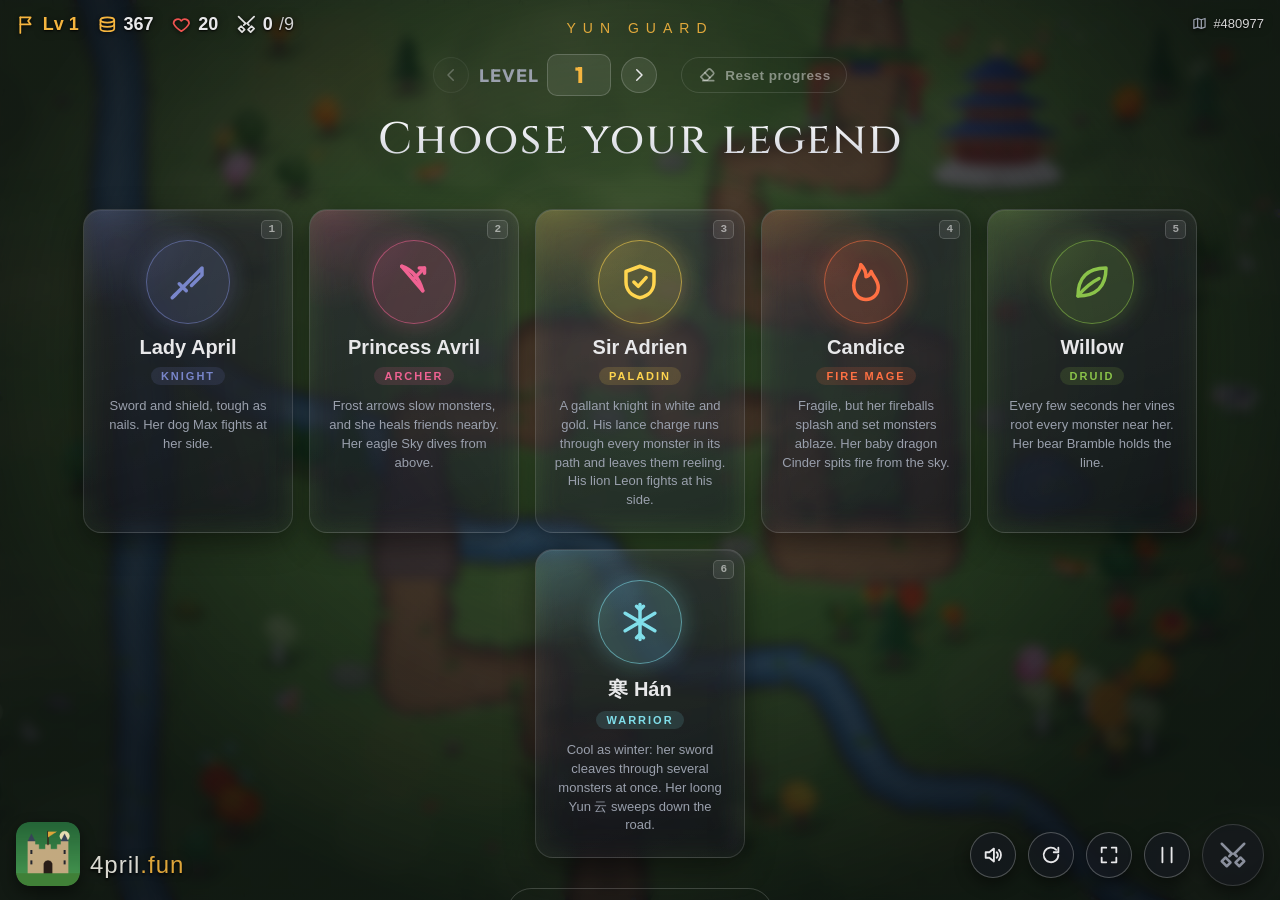
<file: index.html>
<!DOCTYPE html>
<html lang="en">
<head>
  <meta charset="UTF-8" />
  <meta name="viewport" content="width=device-width, initial-scale=1.0, maximum-scale=1.0, user-scalable=no, viewport-fit=cover" />
  <title>4pril.fun</title>
  <link rel="preconnect" href="https://fonts.googleapis.com" />
  <link rel="preconnect" href="https://fonts.gstatic.com" crossorigin />
  <link href="https://fonts.googleapis.com/css2?family=Outfit:wght@700;800&family=Cinzel:wght@500;600&display=swap" rel="stylesheet" />
  <link rel="stylesheet" href="yun-guard/css/style.css" />
  <link rel="manifest" href="yun-guard/manifest.webmanifest" />
  <link rel="apple-touch-icon" href="yun-guard/icon-180.png" />
  <link rel="icon" href="yun-guard/icon-192.png" />
  <meta name="apple-mobile-web-app-capable" content="yes" />
  <meta name="mobile-web-app-capable" content="yes" />
  <meta name="apple-mobile-web-app-status-bar-style" content="black-translucent" />
  <meta name="apple-mobile-web-app-title" content="4pril.fun" />
  <meta name="theme-color" content="#0f1115" />
</head>
<body>
  <div id="wrap">

    <canvas id="c" width="1440" height="840"></canvas>

  </div>
  <div id="menu"></div>

    <header id="hud">
      <div class="hud-left">
        <div class="stat level"><span class="icon" data-icon="flag"></span><b>Lv <span id="lvl">1</span></b></div>
        <div class="stat gold"><span class="icon" data-icon="coins"></span><b id="gold">0</b></div>
        <div class="stat lives"><span class="icon" data-icon="heart"></span><b id="lives">0</b></div>
        <div class="stat wave"><span class="icon" data-icon="swords"></span><b id="wave">0</b><span class="dim">/<span id="totalWaves">0</span></span></div>
      </div>
      <div class="hud-topright">
        <a class="stat seed" id="seedLink" href="#" title="Click to put this map in the address bar and copy the link"><span class="icon" data-icon="map"></span><span class="dim">#<span id="seed">0</span></span></a>
      </div>
      <div class="hud-logo"><img src="yun-guard/icon-192.png" alt="Yun Guard" /><span class="brand">4pril<em>.fun</em></span></div>
      <div class="hud-right">
        <span id="legendBadge" title="Find your legend"></span>
        <button id="mute" class="round" title="Sound on/off (M)" data-icon="volume"></button>
        <button id="restart-level" class="round" title="New map, same level (R)" data-icon="restart"></button>
        <button id="fullscreen" class="round" title="Full screen (F)" data-icon="expand"></button>
        <button id="pause" class="round" title="Pause (P)" data-icon="pause"></button>
        <button id="next" class="round big" title="Next wave (N)"><span class="face" data-icon="play"></span><span class="badge" id="nextBadge"></span></button>
      </div>
    </header>

    <div id="paused"><span data-icon="play" title="Resume"></span><small>paused · tap or press P to resume</small></div>

    <div id="confirm">
      <div class="actions">
        <button id="confirmSame" class="choice"><span class="big" data-icon="restart"></span><small>same map</small></button>
        <button id="confirmNew" class="choice alt"><span class="big" data-icon="map"></span><small>new map</small></button>
      </div>
      <small class="cap">restart level <span id="confirmLevel">1</span> · tap outside or press Esc to cancel</small>
    </div>

    <div id="overlay">
      <h1 id="overlayTitle"></h1>
      <p id="overlayText"></p>
      <div class="actions">
        <button id="restart">Play again</button>
        <button id="changeLegend" class="ghost" style="display:none">Change legend</button>
      </div>
    </div>

    <div id="rotate"><span data-icon="restart"></span>Turn your phone sideways for the best view</div>

    <div id="heroPick">
      <p class="eyebrow">Yun Guard</p>
      <div class="levelPick">
        <button id="lvPrev" title="Previous level" data-icon="chevronLeft"></button>
        <label>Level <input id="lvInput" type="number" min="1" max="100" value="1" /></label>
        <button id="lvNext" title="Next level" data-icon="chevronRight"></button>
        <button id="resetProgress" class="ghost reset" title="Forget the saved level and carried gold, and start from level 1"><span data-icon="eraser"></span><span class="lbl">Reset progress</span></button>
      </div>
      <h1>Choose your legend</h1>
      <div class="cards">
        <button class="card" data-hero="april">
          <kbd>1</kbd>
          <span class="portrait" data-icon="sword"></span>
          <strong>Lady April</strong>
          <em>Knight</em>
          <small>Sword and shield, tough as nails. Her dog Max fights at her side.</small>
        </button>
        <button class="card" data-hero="avril">
          <kbd>2</kbd>
          <span class="portrait" data-icon="bow"></span>
          <strong>Princess Avril</strong>
          <em>Archer</em>
          <small>Frost arrows slow monsters, and she heals friends nearby. Her eagle Sky dives from above.</small>
        </button>
        <button class="card" data-hero="adrien">
          <kbd>3</kbd>
          <span class="portrait" data-icon="shieldCheck"></span>
          <strong>Sir Adrien</strong>
          <em>Paladin</em>
          <small>A gallant knight in white and gold. His lance charge runs through every monster in its path and leaves them reeling. His lion Leon fights at his side.</small>
        </button>
        <button class="card" data-hero="ember">
          <kbd>4</kbd>
          <span class="portrait" data-icon="flame"></span>
          <strong>Candice</strong>
          <em>Fire mage</em>
          <small>Fragile, but her fireballs splash and set monsters ablaze. Her baby dragon Cinder spits fire from the sky.</small>
        </button>
        <button class="card" data-hero="willow">
          <kbd>5</kbd>
          <span class="portrait" data-icon="leaf"></span>
          <strong>Willow</strong>
          <em>Druid</em>
          <small>Every few seconds her vines root every monster near her. Her bear Bramble holds the line.</small>
        </button>
        <button class="card" data-hero="meilin">
          <kbd>6</kbd>
          <span class="portrait" data-icon="snowflake"></span>
          <strong>寒 Hán</strong>
          <em>Warrior</em>
          <small>Cool as winter: her sword cleaves through several monsters at once. Her loong Yun 云 sweeps down the road.</small>
        </button>
      </div>
      <button id="noLegend" class="ghost"><span data-icon="shieldOff"></span>Go without a legend <kbd>W</kbd></button>
    </div>

  <script type="module" src="yun-guard/js/main.js"></script>
</body>
</html>
</file>
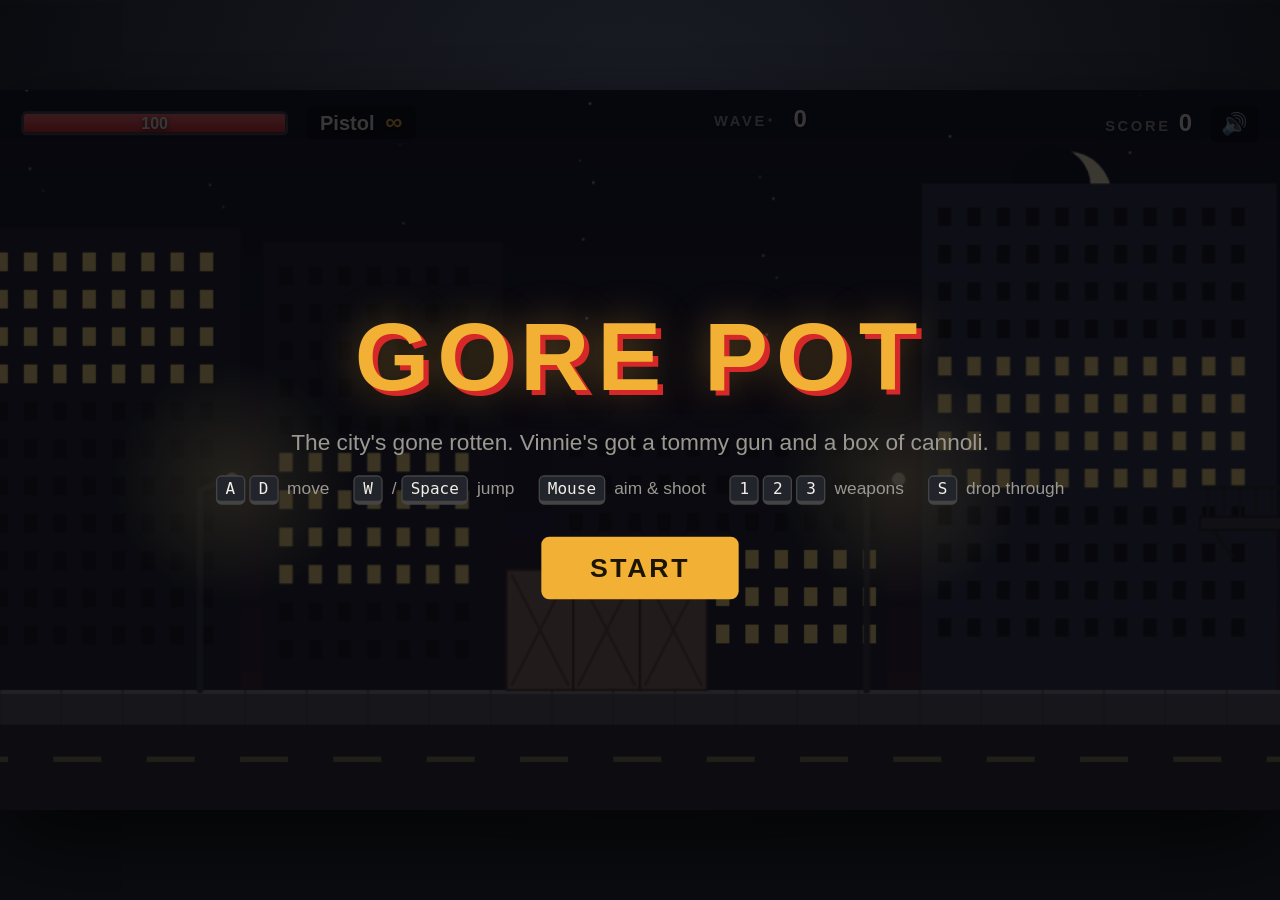
<file: gore-pot/index.html>
<!DOCTYPE html>
<html lang="en">
<head>
  <meta charset="UTF-8" />
  <meta name="viewport" content="width=device-width, initial-scale=1.0" />
  <title>Gore Pot</title>
  <link rel="stylesheet" href="css/style.css" />
</head>
<body>
  <div id="wrap">
    <canvas id="c" width="960" height="540"></canvas>

    <div id="hud">
      <div class="left">
        <div class="bar"><div id="hp" class="fill"></div><span id="hpText">100</span></div>
        <div id="weapon"><span id="weaponName">Pistol</span> <b id="ammo">∞</b></div>
      </div>
      <div class="mid"><span class="label">WAVE</span><b id="wave">0</b></div>
      <div class="right">
        <div><span class="label">SCORE</span><b id="score">0</b></div>
        <button id="mute" class="icon-btn" title="Sound on/off">🔊</button>
      </div>
    </div>

    <div id="overlay">
      <h1 id="title">GORE POT</h1>
      <p id="subtitle">The city's gone rotten. Vinnie's got a tommy gun and a box of cannoli.</p>
      <div class="keys">
        <span><kbd>A</kbd><kbd>D</kbd> move</span>
        <span><kbd>W</kbd> / <kbd>Space</kbd> jump</span>
        <span><kbd>Mouse</kbd> aim &amp; shoot</span>
        <span><kbd>1</kbd><kbd>2</kbd><kbd>3</kbd> weapons</span>
        <span><kbd>S</kbd> drop through</span>
      </div>
      <button id="start">Start</button>
    </div>
  </div>
  <script type="module" src="js/main.js"></script>
</body>
</html>
</file>
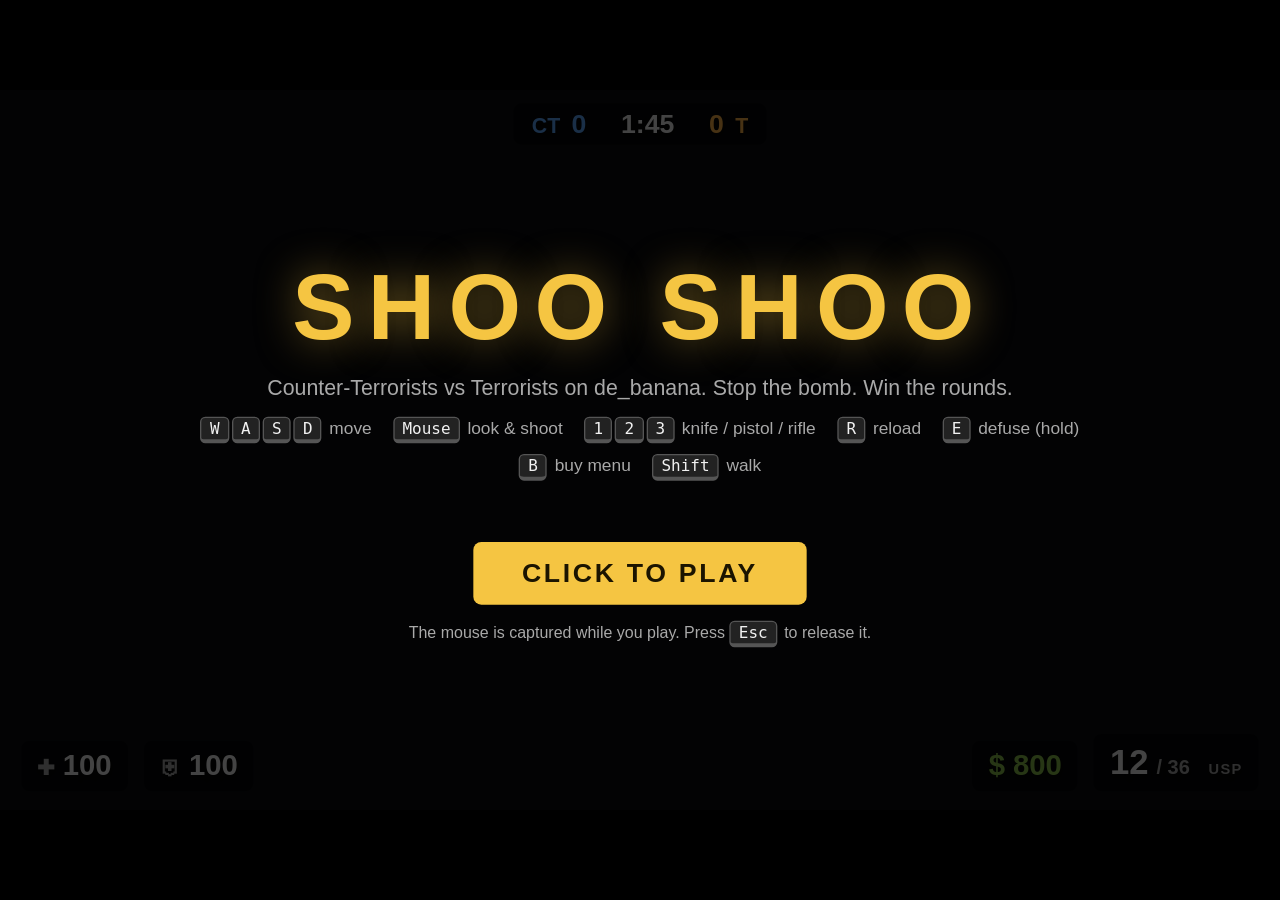
<file: shoo-shoo/index.html>
<!DOCTYPE html>
<html lang="en">
<head>
  <meta charset="UTF-8" />
  <meta name="viewport" content="width=device-width, initial-scale=1.0" />
  <title>Shoo Shoo</title>
  <link rel="stylesheet" href="css/style.css" />
</head>
<body>
  <div id="wrap">
    <canvas id="c" width="960" height="540"></canvas>

    <div id="hud">
      <div class="top">
        <div class="score"><span class="ct">CT <b id="ctScore">0</b></span><span id="timer">1:45</span><span class="t"><b id="tScore">0</b> T</span></div>
        <div id="status"></div>
      </div>
      <ul id="feed"></ul>
      <div class="bottom">
        <div class="stat"><span class="icon">✚</span><b id="hp">100</b></div>
        <div class="stat"><span class="icon">⛨</span><b id="armor">100</b></div>
        <div class="spacer"></div>
        <div id="hint"></div>
        <div class="spacer"></div>
        <div class="stat money">$<b id="money">800</b></div>
        <div class="stat ammo"><b id="mag">12</b><span id="reserve">/ 36</span><small id="weaponName">USP</small></div>
      </div>
      <div id="defuse"><div id="defuseFill"></div><span>DEFUSING</span></div>
    </div>

    <div id="overlay">
      <h1>SHOO SHOO</h1>
      <p class="tag">Counter-Terrorists vs Terrorists on de_banana. Stop the bomb. Win the rounds.</p>
      <div class="keys">
        <span><kbd>W</kbd><kbd>A</kbd><kbd>S</kbd><kbd>D</kbd> move</span>
        <span><kbd>Mouse</kbd> look &amp; shoot</span>
        <span><kbd>1</kbd><kbd>2</kbd><kbd>3</kbd> knife / pistol / rifle</span>
        <span><kbd>R</kbd> reload</span>
        <span><kbd>E</kbd> defuse (hold)</span>
        <span><kbd>B</kbd> buy menu</span>
        <span><kbd>Shift</kbd> walk</span>
      </div>
      <p id="result"></p>
      <button id="start">Click to play</button>
      <p class="small">The mouse is captured while you play. Press <kbd>Esc</kbd> to release it.</p>
    </div>

    <div id="buy">
      <h2>BUY MENU <small>(B to close)</small></h2>
      <button data-item="rifle">AK-47 <span>$2700</span></button>
      <button data-item="armor">Kevlar + Helmet <span>$1000</span></button>
      <button data-item="kit">Defuse Kit <span>$400</span></button>
      <button data-item="ammo">Ammo refill <span>$200</span></button>
    </div>
  </div>
  <script type="module" src="js/main.js"></script>
</body>
</html>
</file>
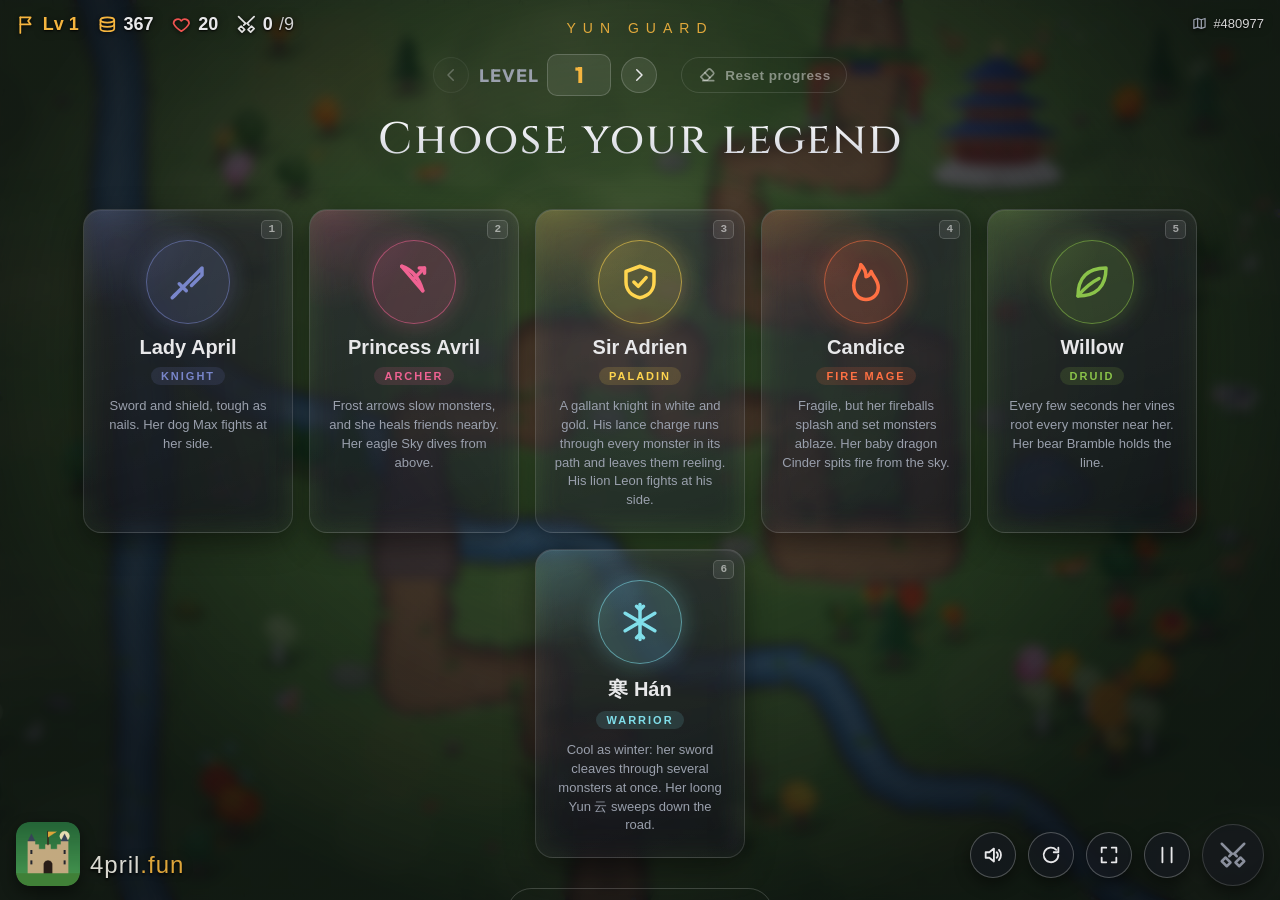
<file: yun-guard/index.html>
<!DOCTYPE html>
<html lang="en">
<head>
  <meta charset="UTF-8" />
  <meta name="viewport" content="width=device-width, initial-scale=1.0, maximum-scale=1.0, user-scalable=no, viewport-fit=cover" />
  <title>4pril.fun</title>
  <link rel="preconnect" href="https://fonts.googleapis.com" />
  <link rel="preconnect" href="https://fonts.gstatic.com" crossorigin />
  <link href="https://fonts.googleapis.com/css2?family=Outfit:wght@700;800&family=Cinzel:wght@500;600&display=swap" rel="stylesheet" />
  <link rel="stylesheet" href="css/style.css" />
  <link rel="manifest" href="manifest.webmanifest" />
  <link rel="apple-touch-icon" href="icon-180.png" />
  <link rel="icon" href="icon-192.png" />
  <meta name="apple-mobile-web-app-capable" content="yes" />
  <meta name="mobile-web-app-capable" content="yes" />
  <meta name="apple-mobile-web-app-status-bar-style" content="black-translucent" />
  <meta name="apple-mobile-web-app-title" content="4pril.fun" />
  <meta name="theme-color" content="#0f1115" />
</head>
<body>
  <div id="wrap">

    <canvas id="c" width="1440" height="840"></canvas>

  </div>
  <div id="menu"></div>

    <header id="hud">
      <div class="hud-left">
        <div class="stat level"><span class="icon" data-icon="flag"></span><b>Lv <span id="lvl">1</span></b></div>
        <div class="stat gold"><span class="icon" data-icon="coins"></span><b id="gold">0</b></div>
        <div class="stat lives"><span class="icon" data-icon="heart"></span><b id="lives">0</b></div>
        <div class="stat wave"><span class="icon" data-icon="swords"></span><b id="wave">0</b><span class="dim">/<span id="totalWaves">0</span></span></div>
      </div>
      <div class="hud-topright">
        <a class="stat seed" id="seedLink" href="#" title="Click to put this map in the address bar and copy the link"><span class="icon" data-icon="map"></span><span class="dim">#<span id="seed">0</span></span></a>
      </div>
      <div class="hud-logo"><img src="icon-192.png" alt="Yun Guard" /><span class="brand">4pril<em>.fun</em></span></div>
      <div class="hud-right">
        <span id="legendBadge" title="Find your legend"></span>
        <button id="mute" class="round" title="Sound on/off (M)" data-icon="volume"></button>
        <button id="restart-level" class="round" title="New map, same level (R)" data-icon="restart"></button>
        <button id="fullscreen" class="round" title="Full screen (F)" data-icon="expand"></button>
        <button id="pause" class="round" title="Pause (P)" data-icon="pause"></button>
        <button id="next" class="round big" title="Next wave (N)"><span class="face" data-icon="play"></span><span class="badge" id="nextBadge"></span></button>
      </div>
    </header>

    <div id="paused"><span data-icon="play" title="Resume"></span><small>paused · tap or press P to resume</small></div>

    <div id="confirm">
      <div class="actions">
        <button id="confirmSame" class="choice"><span class="big" data-icon="restart"></span><small>same map</small></button>
        <button id="confirmNew" class="choice alt"><span class="big" data-icon="map"></span><small>new map</small></button>
      </div>
      <small class="cap">restart level <span id="confirmLevel">1</span> · tap outside or press Esc to cancel</small>
    </div>

    <div id="overlay">
      <h1 id="overlayTitle"></h1>
      <p id="overlayText"></p>
      <div class="actions">
        <button id="restart">Play again</button>
        <button id="changeLegend" class="ghost" style="display:none">Change legend</button>
      </div>
    </div>

    <div id="rotate"><span data-icon="restart"></span>Turn your phone sideways for the best view</div>

    <div id="heroPick">
      <p class="eyebrow">Yun Guard</p>
      <div class="levelPick">
        <button id="lvPrev" title="Previous level" data-icon="chevronLeft"></button>
        <label>Level <input id="lvInput" type="number" min="1" max="100" value="1" /></label>
        <button id="lvNext" title="Next level" data-icon="chevronRight"></button>
        <button id="resetProgress" class="ghost reset" title="Forget the saved level and carried gold, and start from level 1"><span data-icon="eraser"></span><span class="lbl">Reset progress</span></button>
      </div>
      <h1>Choose your legend</h1>
      <div class="cards">
        <button class="card" data-hero="april">
          <kbd>1</kbd>
          <span class="portrait" data-icon="sword"></span>
          <strong>Lady April</strong>
          <em>Knight</em>
          <small>Sword and shield, tough as nails. Her dog Max fights at her side.</small>
        </button>
        <button class="card" data-hero="avril">
          <kbd>2</kbd>
          <span class="portrait" data-icon="bow"></span>
          <strong>Princess Avril</strong>
          <em>Archer</em>
          <small>Frost arrows slow monsters, and she heals friends nearby. Her eagle Sky dives from above.</small>
        </button>
        <button class="card" data-hero="adrien">
          <kbd>3</kbd>
          <span class="portrait" data-icon="shieldCheck"></span>
          <strong>Sir Adrien</strong>
          <em>Paladin</em>
          <small>A gallant knight in white and gold. His lance charge runs through every monster in its path and leaves them reeling. His lion Leon fights at his side.</small>
        </button>
        <button class="card" data-hero="ember">
          <kbd>4</kbd>
          <span class="portrait" data-icon="flame"></span>
          <strong>Candice</strong>
          <em>Fire mage</em>
          <small>Fragile, but her fireballs splash and set monsters ablaze. Her baby dragon Cinder spits fire from the sky.</small>
        </button>
        <button class="card" data-hero="willow">
          <kbd>5</kbd>
          <span class="portrait" data-icon="leaf"></span>
          <strong>Willow</strong>
          <em>Druid</em>
          <small>Every few seconds her vines root every monster near her. Her bear Bramble holds the line.</small>
        </button>
        <button class="card" data-hero="meilin">
          <kbd>6</kbd>
          <span class="portrait" data-icon="snowflake"></span>
          <strong>寒 Hán</strong>
          <em>Warrior</em>
          <small>Cool as winter: her sword cleaves through several monsters at once. Her loong Yun 云 sweeps down the road.</small>
        </button>
      </div>
      <button id="noLegend" class="ghost"><span data-icon="shieldOff"></span>Go without a legend <kbd>W</kbd></button>
    </div>

  <script type="module" src="js/main.js"></script>
</body>
</html>
</file>
<file: yun-guard/css/style.css>
:root {
  --bg: #0f1115;
  --panel: #1b1e26;
  --panel2: #262a35;
  --border: #3a3f4d;
  --accent: #f5b53f;
  --text: #e8e8ea;
  --muted: #9aa0ad;
}

* { box-sizing: border-box; }

html, body {
  margin: 0;
  height: 100%;
  height: 100dvh;                /* phones: fill the dynamic viewport, even as the browser's bars slide in and out */
  overflow: hidden;
  touch-action: none;            /* phones: no pinch zoom or scroll; the game pans itself (see touch.js) */
  overscroll-behavior: none;
  background: radial-gradient(circle at 50% 30%, #1d2230, var(--bg) 70%) var(--bg);   /* with a solid fallback colour: anything the browser leaves uncovered (iOS toolbars, safe areas) stays dark */
  font-family: "Segoe UI", Roboto, "Helvetica Neue", Arial, sans-serif;
  color: var(--text);
}
body { position: fixed; inset: 0; }   /* pinned to the viewport so iOS can't scroll a blank strip into view */

/* The board is 1440×840 and always shown at its natural size; it is centred below the HUD and
   panned around by dragging (see ui.js and touch.js). */
#wrap {
  position: absolute;
  left: 50%;
  top: 50%;
  width: 1440px;
  transform-origin: center center;
  transform: translate(-50%, -50%);
  box-shadow: 0 24px 60px rgba(0, 0, 0, 0.6);
}

/* ---------- HUD ---------- */
/* The HUD is two loose clusters floating over the bottom corners of the board: numbers on the left,
   buttons on the right. No bar, just readable text with a shadow. */
#hud { position: fixed; inset: 0; z-index: 4; pointer-events: none; font-size: 18px; }
#hud > * { position: absolute; pointer-events: auto; display: flex; align-items: center; }
.hud-left { top: 14px; left: 16px; gap: 18px; }          /* stats, top-left */
.hud-topright { top: 16px; right: 16px; }                /* map number, top-right */
.hud-right { bottom: 14px; right: 16px; gap: 12px; }     /* buttons, bottom-right */
.hud-logo { bottom: 14px; left: 16px; gap: 10px; opacity: 0.9; align-items: flex-end !important; }   /* logo, bottom-left; words sit on the logo's baseline */
.hud-logo img { width: 64px; height: 64px; border-radius: 14px; box-shadow: 0 6px 16px rgba(0, 0, 0, 0.5); }
.hud-logo .brand { font-family: Impact, "Arial Black", "Helvetica Neue", Arial, sans-serif; font-size: 24px; line-height: 1; padding-bottom: 9px; letter-spacing: 1px; color: #f1efe6; text-shadow: 0 2px 3px rgba(0, 0, 0, 0.9), 0 0 12px rgba(0, 0, 0, 0.6); }
.hud-logo .brand em { font-style: normal; color: var(--accent); }
.stat {
  display: flex;
  align-items: center;
  gap: 6px;
  line-height: 1;
  font-weight: 700;
  text-shadow: 0 1px 2px rgba(0, 0, 0, 0.9), 0 0 10px rgba(0, 0, 0, 0.6);
}
.stat .icon { display: inline-flex; line-height: 0; filter: drop-shadow(0 1px 2px rgba(0, 0, 0, 0.9)); }
.stat .icon .ico { display: block; width: 1.15em; height: 1.15em; vertical-align: 0; }
.stat b, .stat .dim { display: inline-block; line-height: 1; }
.stat.gold .icon { color: var(--accent); }
.stat.level, .stat.level .icon { color: var(--accent); }   /* the level in gold, like the picker on the home page */
.stat.lives .icon { color: #ef5350; }
.stat.wave .icon { color: #e0e0e0; }
.stat.seed { font-size: 13px; font-weight: 600; }
.stat.seed .icon { color: var(--muted); }
.stat .dim { color: #d5d5d5; font-weight: 500; }
.ico { width: 1.1em; height: 1.1em; vertical-align: -0.2em; }

button {
  font: inherit;
  font-weight: 700;
  font-size: 15px;
  padding: 9px 18px;
  border: none;
  border-radius: 6px;
  background: var(--accent);
  color: #1b1400;
  cursor: pointer;
  text-transform: uppercase;
  letter-spacing: 0.6px;
  transition: filter 0.15s, transform 0.1s;
}
button:hover { filter: brightness(1.1); }
button:active { transform: translateY(1px); }
button:disabled { background: #3a3f4d; color: #8a8f9c; cursor: default; filter: none; transform: none; }

/* Round icon buttons */
#hud .round {
  position: relative;
  width: 46px; height: 46px; padding: 0;
  display: inline-flex; align-items: center; justify-content: center;
  border-radius: 50%;
  background: rgba(22, 25, 33, 0.72);
  color: var(--text);
  border: 1.5px solid rgba(255, 255, 255, 0.25);
  box-shadow: 0 6px 16px rgba(0, 0, 0, 0.45);
}
#hud .round .ico { width: 22px; height: 22px; display: block; }
#hud .round:hover { background: rgba(255, 255, 255, 0.18); filter: none; }
#hud .round.big { width: 62px; height: 62px; background: var(--accent); color: #1b1400; border-color: #ffe08a; }
#hud .round.big .ico { width: 30px; height: 30px; }
#hud .round.big .face { display: inline-flex; }
#hud .round.big:hover { filter: brightness(1.08); background: var(--accent); }
#hud .round.big:disabled { background: rgba(22, 25, 33, 0.55); color: #8a8f9c; border-color: rgba(255, 255, 255, 0.15); }
#hud .round.big.ready { animation: pulse 1.6s ease-in-out infinite; }
@keyframes pulse { 0%, 100% { box-shadow: 0 6px 16px rgba(0, 0, 0, 0.45), 0 0 0 0 rgba(245, 181, 63, 0.55); } 50% { box-shadow: 0 6px 16px rgba(0, 0, 0, 0.45), 0 0 0 10px rgba(245, 181, 63, 0); } }
#hud .badge {
  position: absolute; top: -6px; right: -6px;
  min-width: 24px; height: 24px; padding: 0 6px;
  display: none; align-items: center; justify-content: center;
  border-radius: 12px;
  background: #1b1e26; color: var(--accent);
  border: 1.5px solid var(--accent);
  font-size: 12px; font-weight: 800; letter-spacing: 0;
}
#hud .badge.on { display: inline-flex; }

canvas { display: block; }

/* ---------- Build / upgrade menu ---------- */
#menu {
  position: fixed;
  display: none;
  width: 316px;
  padding: 13px 13px 11px;
  border-radius: 16px;
  background: rgba(22, 25, 33, 0.82);
  backdrop-filter: blur(5px);
  -webkit-backdrop-filter: blur(5px);
  border: 1px solid rgba(255, 255, 255, 0.1);
  border-radius: 12px;
  box-shadow: 0 12px 32px rgba(0, 0, 0, 0.55), inset 0 1px 0 rgba(255, 255, 255, 0.06);
  font-size: 16px;
  z-index: 2;
}
#menu .head { display: flex; align-items: center; justify-content: space-between; padding: 0 2px 8px 2px; }
#menu .title { font-weight: 700; font-size: 18.5px; }
#menu .lv { color: var(--accent); font-size: 13px; font-weight: 600; }
#menu .stats { display: grid; grid-template-columns: repeat(3, 1fr); gap: 8px; padding: 0 0 10px; }
#menu .stat { display: flex; flex-direction: column; align-items: center; gap: 1px; padding: 6px 0; background: rgba(255, 255, 255, 0.05); border-radius: 8px; }
#menu .stat small { color: var(--muted); font-size: 12px; letter-spacing: 0.4px; text-transform: uppercase; }
#menu .stat b { font-size: 17.5px; font-variant-numeric: tabular-nums; }

#menu .grid { display: grid; grid-template-columns: repeat(3, 1fr); gap: 8px; }
#menu .grid.two { grid-template-columns: repeat(2, 1fr); margin-bottom: 8px; }
#menu .grid.two .tile .nm { font-size: 11px; }
#menu .tile {
  display: flex; flex-direction: column; align-items: center; gap: 2px;
  padding: 11px 7px 9px;
  background: rgba(255, 255, 255, 0.06);
  border: 1px solid rgba(255, 255, 255, 0.08);
  border-radius: 10px;
  color: var(--text);
  text-transform: none; letter-spacing: 0; font-weight: 600; font-size: 14px;
  transition: background 0.12s, transform 0.1s, border-color 0.12s;
}
#menu .tile:hover { background: rgba(255, 255, 255, 0.12); border-color: var(--accent); transform: translateY(-1px); filter: none; }
#menu .tile:disabled { opacity: 0.35; transform: none; }
#menu .tile .big { display: inline-flex; color: var(--accent); }
#menu .tile .big .ico { width: 31px; height: 31px; }
#menu .tile .cost { color: var(--accent); font-size: 14px; font-weight: 700; }
#menu .tile .cost::before { content: "◆ "; font-size: 8px; vertical-align: 1px; }
#menu .hint { min-height: 18px; margin-top: 10px; padding: 0 2px; color: var(--muted); font-size: 13px; text-align: center; }

#menu .row { display: flex; gap: 8px; }
#menu .pill {
  flex: 1; padding: 7px 8px;
  background: rgba(255, 255, 255, 0.08);
  border: 1px solid rgba(255, 255, 255, 0.1);
  border-radius: 999px; color: var(--text);
  text-transform: none; letter-spacing: 0; font-weight: 600; font-size: 12px; white-space: nowrap;
}
#menu .pill b { color: var(--accent); font-weight: 700; }
#menu .pill:hover { background: rgba(255, 255, 255, 0.16); filter: none; }
#menu .pill.primary { background: var(--accent); color: #1b1400; border-color: transparent; }
#menu .pill.primary b { color: #1b1400; }
#menu .pill.primary:hover { filter: brightness(1.1); }
#menu .pill.sell { flex: 0 0 auto; }
#menu .pill:disabled { opacity: 0.4; }

/* ---------- Legend pick (start of each round) ---------- */
#heroPick {
  position: fixed;
  inset: 0;
  display: flex;
  flex-direction: column;
  align-items: center;
  justify-content: center;
  background: radial-gradient(ellipse at 50% 40%, rgba(20, 24, 34, 0.55), rgba(8, 10, 14, 0.88) 75%);
  backdrop-filter: blur(6px) saturate(1.1);
  -webkit-backdrop-filter: blur(6px) saturate(1.1);
  text-align: center;
  z-index: 3;
  padding: 20px 16px;
  box-sizing: border-box;
  overflow: auto;
  justify-content: safe center;                                 /* centred when it fits, scrollable from the top when it doesn't */
}
#heroPick .eyebrow { margin: 0 0 18px; font-size: 14px; letter-spacing: 7px; text-transform: uppercase; color: var(--accent); opacity: 0.9; }
#heroPick h1 { font-family: Cinzel, Outfit, "Avenir Next", Georgia, serif; font-size: 44px; margin: 0 0 40px; letter-spacing: 2px; font-weight: 500; background: linear-gradient(180deg, #ffffff, #c9ccd6); -webkit-background-clip: text; background-clip: text; color: transparent; }
#heroPick .cards { display: flex; gap: 16px; flex-wrap: wrap; justify-content: center; max-width: 100%; }
#heroPick .card {
  --tint: var(--accent);
  position: relative;
  width: 210px;
  padding: 30px 18px 22px;
  display: flex;
  flex-direction: column;
  align-items: center;
  gap: 8px;
  text-transform: none;
  letter-spacing: 0;
  background: linear-gradient(160deg, rgba(255, 255, 255, 0.09), rgba(255, 255, 255, 0.03));
  color: var(--text);
  border: 1px solid rgba(255, 255, 255, 0.12);
  border-radius: 18px;
  box-shadow: 0 10px 30px rgba(0, 0, 0, 0.45), inset 0 1px 0 rgba(255, 255, 255, 0.08);
  backdrop-filter: blur(14px);
  -webkit-backdrop-filter: blur(14px);
  transition: transform 0.18s ease, border-color 0.18s, box-shadow 0.18s;
  animation: cardIn 0.5s ease both;
  overflow: hidden;
}
#heroPick .card::before {                                     /* soft tinted glow in the top corner */
  content: ""; position: absolute; inset: -40% 40% 60% -40%;
  background: radial-gradient(circle, var(--tint) 0%, transparent 60%);
  opacity: 0.22; pointer-events: none; transition: opacity 0.18s;
}
#heroPick .card:nth-child(2) { animation-delay: 0.06s; } #heroPick .card:nth-child(3) { animation-delay: 0.12s; }
#heroPick .card:nth-child(4) { animation-delay: 0.18s; } #heroPick .card:nth-child(5) { animation-delay: 0.24s; } #heroPick .card:nth-child(6) { animation-delay: 0.3s; }
@keyframes cardIn { from { opacity: 0; transform: translateY(18px); } to { opacity: 1; transform: none; } }
#heroPick .card:hover { transform: translateY(-8px) scale(1.03); border-color: var(--tint); box-shadow: 0 18px 40px rgba(0, 0, 0, 0.55), 0 0 0 1px var(--tint), 0 0 30px color-mix(in srgb, var(--tint) 35%, transparent); filter: none; }
#heroPick .card:hover::before { opacity: 0.45; }
#heroPick .card .portrait {
  display: inline-flex; align-items: center; justify-content: center;
  width: 84px; height: 84px; border-radius: 50%;
  background: color-mix(in srgb, var(--tint) 18%, transparent);
  border: 1.5px solid color-mix(in srgb, var(--tint) 55%, transparent);
  color: var(--tint);
  box-shadow: 0 0 24px color-mix(in srgb, var(--tint) 30%, transparent);
}
#heroPick .card .portrait .ico { width: 42px; height: 42px; }
#heroPick .card kbd { position: absolute; top: 10px; right: 10px; padding: 1px 6px; border-radius: 5px; font: 600 11px/1.4 ui-monospace, Menlo, monospace; color: rgba(255, 255, 255, 0.55); background: rgba(255, 255, 255, 0.08); border: 1px solid rgba(255, 255, 255, 0.16); }
#heroPick .card strong { font-size: 20px; margin-top: 4px; }
#heroPick .card em { font-style: normal; font-size: 11px; letter-spacing: 2px; text-transform: uppercase; padding: 3px 10px; border-radius: 999px; color: var(--tint); background: color-mix(in srgb, var(--tint) 14%, transparent); }
#heroPick .card small { color: var(--muted); font-size: 13px; font-weight: 400; line-height: 1.45; margin-top: 4px; }
#heroPick .ghost {
  margin-top: 30px;
  display: inline-flex; align-items: center; gap: 8px;
  padding: 13px 24px;
  background: transparent;
  border: 1px solid rgba(255, 255, 255, 0.18);
  border-radius: 999px;
  color: var(--muted);
  font-size: 15px; font-weight: 600; letter-spacing: 0.5px; text-transform: none;
  animation: cardIn 0.5s ease 0.34s both;
  transition: color 0.15s, border-color 0.15s, background 0.15s, transform 0.12s;
}
#heroPick .ghost .ico { width: 18px; height: 18px; vertical-align: 0; }
#heroPick .ghost kbd { margin-left: 8px; padding: 1px 6px; border-radius: 5px; font: 600 11px/1.4 ui-monospace, Menlo, monospace; color: rgba(255, 255, 255, 0.7); background: rgba(255, 255, 255, 0.1); border: 1px solid rgba(255, 255, 255, 0.2); }
#heroPick .ghost:hover { color: var(--text); border-color: rgba(255, 255, 255, 0.4); background: rgba(255, 255, 255, 0.06); transform: translateY(-2px); filter: none; }
#heroPick .card[data-hero="april"] { --tint: #7986cb; }   /* sapphire, like her cape */
#heroPick .card[data-hero="avril"] { --tint: #f06292; }
#heroPick .card[data-hero="ember"] { --tint: #ff7043; }
#heroPick .card[data-hero="willow"] { --tint: #8bc34a; }
#heroPick .card[data-hero="meilin"] { --tint: #80deea; }
#heroPick .card[data-hero="adrien"] { --tint: #ffd54f; }

/* ---------- Paused ---------- */
#paused {
  position: fixed; inset: 0; z-index: 3;
  display: none; flex-direction: column; align-items: center; justify-content: center; gap: 40px;
  background: rgba(10, 12, 18, 0.45);
  backdrop-filter: blur(2px);
  -webkit-backdrop-filter: blur(2px);
  color: var(--text);
}
#paused span { cursor: pointer; display: inline-flex; align-items: center; justify-content: center; width: 110px; height: 110px; border-radius: 50%; background: var(--accent); color: #1b1400; box-shadow: 0 10px 30px rgba(0, 0, 0, 0.6); transition: transform 0.12s; }
#paused:hover span { transform: scale(1.06); }
#paused .ico { width: 56px; height: 56px; margin-left: 6px; }
#paused small { font-size: 13px; letter-spacing: 4px; text-transform: uppercase; color: var(--muted); }

/* ---------- Game over / victory ---------- */
#overlay {
  position: fixed;
  inset: 0;
  display: none;
  flex-direction: column;
  align-items: center;
  justify-content: center;
  background: rgba(10, 12, 18, 0.82);
  text-align: center;
  z-index: 3;
}
#overlay h1 { font-size: 56px; margin: 0 0 8px; letter-spacing: 2px; }
#overlay p { color: var(--muted); margin: 0 0 22px; font-size: 18px; }
#overlay .actions { display: flex; gap: 12px; align-items: center; justify-content: center; flex-wrap: wrap; }
#overlay button { font-size: 20px; padding: 12px 28px; }
#overlay button.ghost { background: transparent; color: var(--muted); border: 1px solid rgba(255, 255, 255, 0.22); font-size: 16px; padding: 12px 22px; text-transform: none; letter-spacing: 0.3px; }
#overlay button.ghost:hover { color: var(--text); border-color: rgba(255, 255, 255, 0.45); background: rgba(255, 255, 255, 0.06); filter: none; }

/* Phones: the legend picker shrinks to fit. Short screens (landscape) drop the descriptions and tighten everything. */
@media (max-width: 1040px) {
  #heroPick h1 { font-size: 32px; margin-bottom: 20px; }
  #heroPick .card { width: 150px; padding: 18px 12px 14px; gap: 6px; }
  #heroPick .card .portrait { width: 56px; height: 56px; }
  #heroPick .card .portrait .ico { width: 28px; height: 28px; }
  #heroPick .card strong { font-size: 15px; }
  #heroPick .card small { font-size: 11px; }
  #heroPick .ghost { margin-top: 18px; }
}
@media (max-height: 540px) {
  #heroPick { justify-content: safe center; padding-top: 14px; }
  #heroPick .eyebrow { display: none; }
  #heroPick h1 { font-size: 24px; margin-bottom: 12px; }
  #heroPick .cards { gap: 10px; }
  #heroPick .card { width: 132px; padding: 12px 10px 10px; gap: 4px; }
  #heroPick .card .portrait { width: 44px; height: 44px; }
  #heroPick .card .portrait .ico { width: 22px; height: 22px; }
  #heroPick .card strong { font-size: 13px; margin-top: 2px; }
  #heroPick .card em { font-size: 9px; letter-spacing: 1.5px; padding: 2px 8px; }
  #heroPick .card small { display: none; }
  #heroPick .card kbd { top: 6px; right: 6px; }
  #heroPick .ghost { margin-top: 12px; padding: 7px 14px; font-size: 12px; }
}
@media (max-width: 600px) {                                   /* phones held upright: two columns, no descriptions, clear of the HUD */
  #heroPick { padding-top: 112px; padding-bottom: 104px; }   /* clear of the HUD stats and the rotate hint above, the buttons below */
  #heroPick .eyebrow { display: none; }
  #heroPick h1 { font-size: 23px; margin-bottom: 12px; letter-spacing: 1px; }
  #heroPick .cards { gap: 9px; }
  #heroPick .card { width: 142px; padding: 11px 10px 10px; gap: 5px; }
  #heroPick .card .portrait { width: 46px; height: 46px; }
  #heroPick .card .portrait .ico { width: 24px; height: 24px; }
  #heroPick .card strong { font-size: 14px; margin-top: 2px; }
  #heroPick .card em { font-size: 9.5px; letter-spacing: 1.5px; padding: 2px 8px; }
  #heroPick .card small { display: none; }
  #heroPick .levelPick { margin-bottom: 10px; }
  #heroPick .ghost { margin-top: 12px; }
}
@media (max-width: 600px) { .hud-logo .brand { display: none; } }   /* no room for the wordmark beside the buttons */
#rotate {                                                      /* portrait phones: a soft nudge at the top */
  position: fixed; top: 60px; left: 50%; transform: translateX(-50%);
  display: none; align-items: center; gap: 8px;
  padding: 8px 14px; border-radius: 999px;
  background: rgba(22, 25, 33, 0.75); color: var(--text); font-size: 13px; font-weight: 600;
  border: 1px solid rgba(255, 255, 255, 0.15);
  z-index: 5; pointer-events: none; white-space: nowrap;
}
#rotate .ico { width: 16px; height: 16px; }
@media (max-width: 1040px), (max-height: 540px) {               /* phones: a smaller logo in the corner */
  .hud-logo { bottom: 25px; left: 12px; gap: 8px; }                /* 40px logo centred on the button row (62px tall, 14px up) */
  .hud-logo img { width: 40px; height: 40px; border-radius: 10px; }
  .hud-logo .brand { font-size: 16px; padding-bottom: 5px; }
}
#menu .tile.armed { background: rgba(255, 255, 255, 0.14); border-color: var(--accent); box-shadow: 0 0 0 1px var(--accent) inset; }   /* phones: tapped once, tap again to build */
#heroPick .levelPick { display: flex; align-items: center; justify-content: center; flex-wrap: wrap; gap: 10px; margin: 0 0 14px; animation: cardIn 0.5s ease both; }
#heroPick .levelPick label { display: inline-flex; align-items: center; gap: 8px; font-family: Outfit, "Avenir Next", sans-serif; font-weight: 700; font-size: 18px; letter-spacing: 1px; text-transform: uppercase; color: var(--muted); }
#heroPick .levelPick input { width: 64px; padding: 6px 8px; border-radius: 10px; border: 1px solid rgba(255, 255, 255, 0.18); background: rgba(255, 255, 255, 0.08); color: var(--accent); font: 800 22px/1 Outfit, "Avenir Next", sans-serif; text-align: center; -moz-appearance: textfield; }
#heroPick .levelPick input::-webkit-outer-spin-button, #heroPick .levelPick input::-webkit-inner-spin-button { -webkit-appearance: none; margin: 0; }
#heroPick .levelPick #lvPrev, #heroPick .levelPick #lvNext { width: 36px; height: 36px; border-radius: 50%; padding: 0; display: inline-flex; align-items: center; justify-content: center; background: rgba(255, 255, 255, 0.08); border: 1px solid rgba(255, 255, 255, 0.18); color: var(--text); }
#heroPick .levelPick #lvPrev:hover, #heroPick .levelPick #lvNext:hover { background: rgba(255, 255, 255, 0.16); filter: none; }
#heroPick .levelPick #lvPrev:disabled, #heroPick .levelPick #lvNext:disabled { opacity: 0.3; background: rgba(255, 255, 255, 0.05); }
@media (max-height: 540px) { #heroPick .levelPick { margin-bottom: 8px; } #heroPick .levelPick label { font-size: 14px; } #heroPick .levelPick input { font-size: 18px; width: 54px; padding: 4px 6px; } #heroPick .levelPick #lvPrev, #heroPick .levelPick #lvNext { width: 30px; height: 30px; } }
@media (min-width: 1700px) {                                    /* very wide screens: roomier cards */
  #heroPick .card { width: 240px; padding: 34px 20px 26px; }
  #heroPick .card .portrait { width: 96px; height: 96px; }
  #heroPick .card .portrait .ico { width: 48px; height: 48px; }
  #heroPick .card strong { font-size: 22px; }
  #heroPick .card small { font-size: 14px; }
  #heroPick h1 { font-size: 56px; }
}
#heroPick .levelPick #lvPrev .ico, #heroPick .levelPick #lvNext .ico { width: 18px; height: 18px; }
.stat.seed { text-decoration: none; cursor: pointer; }
.stat.seed:hover .dim { color: var(--text); }
/* ---------- Restart prompt: the same full-screen, focused look as the pause screen ---------- */
#confirm {
  position: fixed; inset: 0; z-index: 6;
  display: none; flex-direction: column; align-items: center; justify-content: center; gap: 40px;
  background: rgba(10, 12, 18, 0.45);
  backdrop-filter: blur(2px); -webkit-backdrop-filter: blur(2px);
  color: var(--text);
}
#confirm .actions { display: flex; gap: 56px; }
#confirm .choice { display: flex; flex-direction: column; align-items: center; gap: 14px; background: none; border: 0; padding: 0; box-shadow: none; color: var(--text); text-transform: none; letter-spacing: 0; }
#confirm .choice .big { display: inline-flex; align-items: center; justify-content: center; width: 110px; height: 110px; border-radius: 50%; background: var(--accent); color: #1b1400; box-shadow: 0 10px 30px rgba(0, 0, 0, 0.6); transition: transform 0.12s; }
#confirm .choice.alt .big { background: rgba(22, 25, 33, 0.75); color: var(--text); border: 2px solid rgba(255, 255, 255, 0.35); }
#confirm .choice:hover { filter: none; transform: none; }
#confirm .choice:hover .big { transform: scale(1.06); }
#confirm .choice .big .ico { width: 56px; height: 56px; }
#confirm .choice small, #confirm .cap { font-size: 13px; letter-spacing: 4px; text-transform: uppercase; color: var(--muted); }
#confirm .choice small { color: var(--text); }
@media (max-height: 540px) { #confirm { gap: 22px; } #confirm .choice .big { width: 76px; height: 76px; } #confirm .choice .big .ico { width: 38px; height: 38px; } #confirm .actions { gap: 36px; } }
#confirm .choice:focus, #confirm .choice:focus-visible { outline: none; box-shadow: none; }
#heroPick.again .card, #heroPick.again .ghost, #heroPick.again .levelPick { animation: none; }   /* shown again mid-session: no entrance replay */
#heroPick .reset {                                            /* a quiet pill beside the level picker; turns red once armed */
  margin: 0 0 0 14px; height: 36px; padding: 0 15px; font-size: 13.5px; animation: none; white-space: nowrap;   /* same height as the arrow buttons */
  color: rgba(255, 255, 255, 0.45); border-color: rgba(255, 255, 255, 0.12);
  transition: color 0.15s, border-color 0.15s, background 0.15s, transform 0.12s, box-shadow 0.15s;
}
#heroPick .reset .ico { width: 20px; height: 20px; }
#heroPick .reset:hover { color: #ef9a9a; border-color: rgba(239, 154, 154, 0.55); background: rgba(239, 83, 80, 0.1); transform: translateY(-2px); box-shadow: 0 6px 14px rgba(0, 0, 0, 0.35); }
#heroPick .reset:active { transform: translateY(0) scale(0.97); transition-duration: 0.05s; }
#heroPick .reset.armed { color: #fff; border-color: #ef5350; background: rgba(239, 83, 80, 0.85); box-shadow: 0 6px 18px rgba(239, 83, 80, 0.35); animation: resetPulse 0.9s ease-in-out infinite; }
@keyframes resetPulse { 0%, 100% { transform: scale(1); } 50% { transform: scale(1.04); } }
@media (max-height: 540px) { #heroPick .reset { height: 30px; padding: 0 11px; font-size: 12px; } }
@media (max-width: 600px) { #heroPick .reset { margin: 4px 0 0; flex-basis: 100%; justify-content: center; max-width: 220px; } }   /* phones upright: on its own line, still centred */
#menu .pill[data-action="rally"] { flex: 0 0 auto; padding: 7px 12px; }
#menu .pill[data-action="rally"] .ico { width: 24px; height: 24px; display: block; }
/* The chosen legend, shown beside the controls while a level is on: her icon in her colour, as on the home page */
#legendBadge { --tint: var(--accent); width: 46px; height: 46px; border-radius: 50%; display: none; align-items: center; justify-content: center;
  color: var(--tint); background: color-mix(in srgb, var(--tint) 18%, rgba(22, 25, 33, 0.7)); border: 1.5px solid color-mix(in srgb, var(--tint) 55%, transparent);
  box-shadow: 0 0 18px color-mix(in srgb, var(--tint) 30%, transparent), 0 6px 16px rgba(0, 0, 0, 0.4); }
#legendBadge.on { display: inline-flex; cursor: pointer; transition: background 0.15s; }
#legendBadge.on:hover { background: color-mix(in srgb, var(--tint) 32%, rgba(22, 25, 33, 0.7)); }
#legendBadge.on:active { transform: translateY(1px); }
#legendBadge .ico { width: 24px; height: 24px; display: block; }
</file>
<file: gore-pot/css/style.css>
:root { --bg: #0b0c10; --accent: #f2b134; --red: #d62828; --text: #f1efe6; --muted: #9a9890; }
* { box-sizing: border-box; }
html, body { margin: 0; height: 100%; overflow: hidden; background: radial-gradient(circle at 50% 20%, #1b1d26, var(--bg) 70%); font-family: "Segoe UI", Roboto, Arial, sans-serif; color: var(--text); }
#wrap { position: absolute; left: 50%; top: 50%; width: 960px; height: 540px; transform-origin: center; transform: translate(-50%, -50%); box-shadow: 0 24px 60px rgba(0,0,0,.7); }
canvas { display: block; cursor: crosshair; }

/* HUD floats over the canvas */
#hud { position: absolute; left: 0; right: 0; top: 0; display: flex; justify-content: space-between; align-items: flex-start; padding: 12px 16px; pointer-events: none; font-weight: 700; text-shadow: 0 2px 4px rgba(0,0,0,.8); }
#hud .left, #hud .right, #hud .mid { display: flex; gap: 14px; align-items: center; }
#hud .right { pointer-events: auto; }
.bar { position: relative; width: 200px; height: 18px; background: rgba(0,0,0,.6); border: 2px solid rgba(255,255,255,.25); border-radius: 4px; overflow: hidden; }
.bar .fill { height: 100%; width: 100%; background: linear-gradient(#ff6b6b, var(--red)); transition: width .15s; }
.bar span { position: absolute; inset: 0; text-align: center; font-size: 12px; line-height: 14px; }
#weapon { font-size: 15px; padding: 2px 10px; background: rgba(0,0,0,.55); border-radius: 4px; }
#weapon b { color: var(--accent); margin-left: 4px; }
.label { font-size: 11px; color: var(--muted); letter-spacing: 2px; margin-right: 6px; }
#hud b { font-size: 18px; }
.icon-btn { background: rgba(0,0,0,.55); border: none; color: var(--text); font-size: 16px; padding: 4px 8px; border-radius: 4px; cursor: pointer; }

/* Title / game over */
#overlay { position: absolute; inset: 0; display: flex; flex-direction: column; align-items: center; justify-content: center; gap: 14px; background: rgba(5,5,8,.78); text-align: center; }
#overlay h1 { margin: 0; font-size: 72px; letter-spacing: 6px; color: var(--accent); text-shadow: 4px 4px 0 var(--red), 0 0 30px rgba(242,177,52,.4); font-family: Impact, "Arial Black", sans-serif; }
#overlay p { margin: 0; color: var(--muted); font-size: 17px; max-width: 560px; }
.keys { display: flex; flex-wrap: wrap; justify-content: center; gap: 10px 18px; color: var(--muted); font-size: 13px; }
kbd { display: inline-block; min-width: 22px; padding: 2px 6px; margin-right: 3px; background: #22242c; border: 1px solid #444; border-bottom-width: 3px; border-radius: 4px; color: var(--text); font-size: 12px; }
#start { margin-top: 10px; font: inherit; font-weight: 800; font-size: 20px; letter-spacing: 2px; padding: 12px 36px; border: none; border-radius: 6px; background: var(--accent); color: #1b1400; cursor: pointer; text-transform: uppercase; }
#start:hover { filter: brightness(1.1); }
</file>
<file: shoo-shoo/css/style.css>
:root { --accent: #f5c542; --ct: #5fa8ff; --t: #ffb347; --text: #f1f1f1; --muted: #a9a9a9; }
* { box-sizing: border-box; }
html, body { margin: 0; height: 100%; overflow: hidden; background: #000; font-family: "Segoe UI", Roboto, Arial, sans-serif; color: var(--text); }
#wrap { position: absolute; left: 50%; top: 50%; width: 960px; height: 540px; transform-origin: center; transform: translate(-50%, -50%); }
canvas { display: block; cursor: none; }
#hud { position: absolute; inset: 0; pointer-events: none; font-weight: 700; text-shadow: 0 2px 4px rgba(0,0,0,.9); }
.top { position: absolute; top: 10px; left: 0; right: 0; display: flex; flex-direction: column; align-items: center; gap: 4px; }
.score { display: flex; align-items: center; gap: 14px; padding: 4px 14px; background: rgba(0,0,0,.55); border-radius: 6px; font-size: 16px; }
.score .ct { color: var(--ct); } .score .t { color: var(--t); }
.score b { font-size: 20px; margin: 0 4px; }
#timer { font-size: 20px; min-width: 56px; text-align: center; font-variant-numeric: tabular-nums; }
#status { font-size: 15px; color: var(--accent); min-height: 20px; }
#feed { position: absolute; right: 14px; top: 14px; margin: 0; padding: 0; list-style: none; font-size: 13px; text-align: right; }
#feed li { background: rgba(0,0,0,.5); padding: 3px 8px; border-radius: 4px; margin-bottom: 4px; }
#feed .ct { color: var(--ct); } #feed .t { color: var(--t); }
.bottom { position: absolute; left: 16px; right: 16px; bottom: 14px; display: flex; align-items: flex-end; gap: 12px; }
.stat { display: flex; align-items: baseline; gap: 6px; padding: 6px 12px; background: rgba(0,0,0,.55); border-radius: 6px; font-size: 22px; }
.stat .icon { font-size: 16px; color: var(--muted); }
.stat.money { color: #8bc34a; }
.stat.ammo b { font-size: 26px; } .stat.ammo span { color: var(--muted); font-size: 15px; } .stat.ammo small { color: var(--muted); font-size: 11px; letter-spacing: 1px; margin-left: 8px; }
.spacer { flex: 1; }
#hint { font-size: 14px; color: var(--accent); }
#defuse { position: absolute; left: 50%; bottom: 120px; width: 260px; height: 22px; transform: translateX(-50%); background: rgba(0,0,0,.6); border: 2px solid var(--ct); border-radius: 4px; display: none; overflow: hidden; }
#defuseFill { height: 100%; width: 0; background: var(--ct); }
#defuse span { position: absolute; inset: 0; text-align: center; font-size: 12px; line-height: 18px; letter-spacing: 2px; }
#overlay { position: absolute; inset: 0; display: flex; flex-direction: column; align-items: center; justify-content: center; gap: 12px; background: rgba(0,0,0,.72); text-align: center; }
#overlay h1 { margin: 0; font-size: 70px; letter-spacing: 10px; color: var(--accent); font-family: Impact, "Arial Black", sans-serif; text-shadow: 0 0 30px rgba(245,197,66,.5); }
#overlay p { margin: 0; color: var(--muted); font-size: 16px; max-width: 600px; }
#overlay .small { font-size: 12px; }
#result { color: var(--text); font-size: 18px; min-height: 22px; }
.keys { display: flex; flex-wrap: wrap; justify-content: center; gap: 8px 16px; color: var(--muted); font-size: 13px; max-width: 700px; }
kbd { display: inline-block; min-width: 20px; padding: 1px 6px; margin-right: 2px; background: #222; border: 1px solid #555; border-bottom-width: 3px; border-radius: 4px; color: var(--text); font-size: 12px; }
#start { font: inherit; font-weight: 800; font-size: 20px; letter-spacing: 2px; padding: 12px 36px; border: none; border-radius: 6px; background: var(--accent); color: #1b1400; cursor: pointer; text-transform: uppercase; }
#buy { position: absolute; left: 50%; top: 50%; transform: translate(-50%, -50%); display: none; flex-direction: column; gap: 8px; width: 300px; padding: 16px; background: rgba(10,10,14,.9); border: 1px solid #444; border-radius: 8px; }
#buy h2 { margin: 0 0 6px; font-size: 18px; letter-spacing: 2px; color: var(--accent); } #buy h2 small { color: var(--muted); font-size: 11px; font-weight: 400; }
#buy button { display: flex; justify-content: space-between; font: inherit; font-weight: 700; padding: 10px 12px; background: #1f2128; border: 1px solid #3a3d48; border-radius: 6px; color: var(--text); cursor: pointer; }
#buy button:hover { border-color: var(--accent); } #buy button span { color: #8bc34a; } #buy button:disabled { opacity: .4; cursor: default; }
</file>
